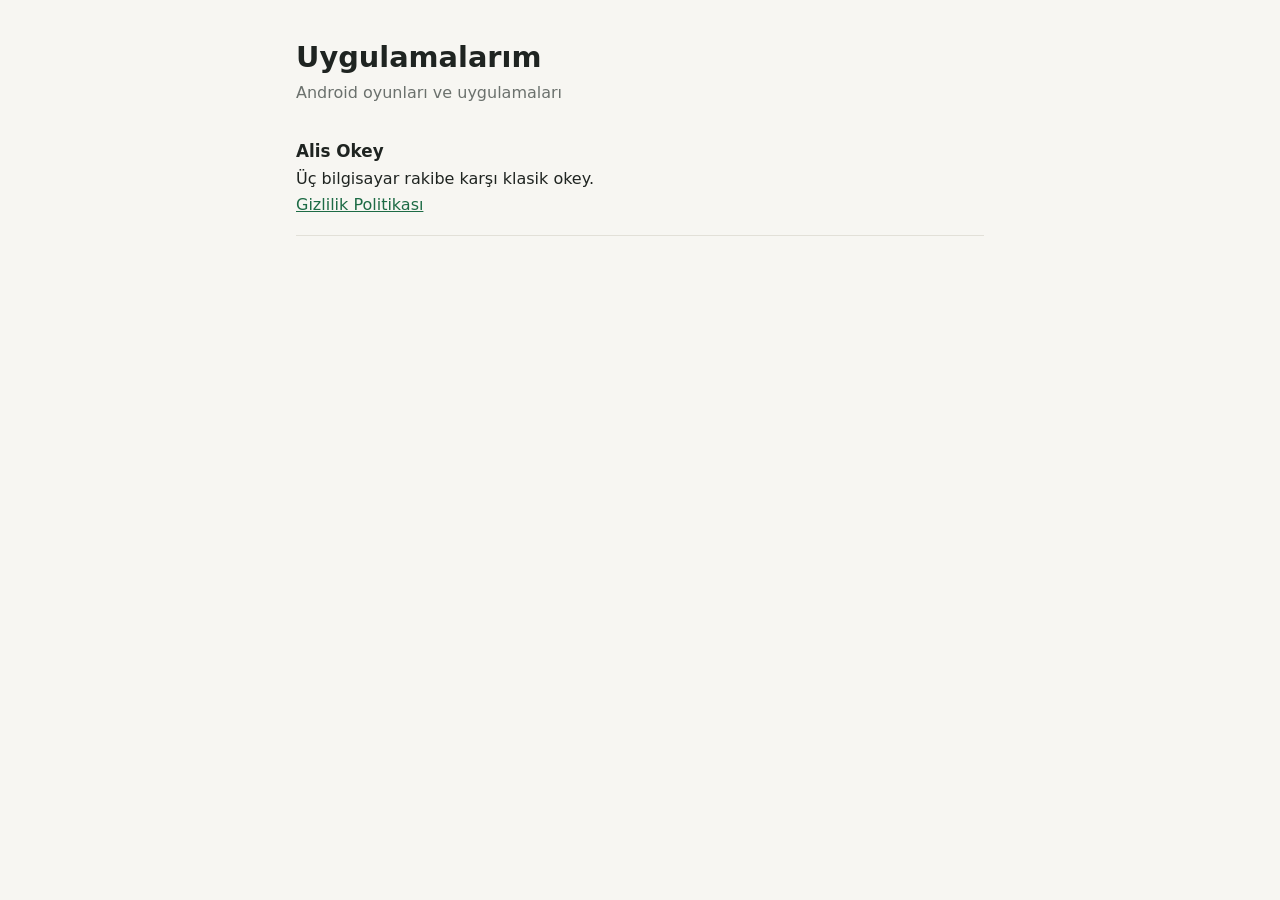
<file: index.html>
<!doctype html>
<html lang="tr">
<head>
<meta charset="utf-8">
<meta name="viewport" content="width=device-width, initial-scale=1">
<title>Alis Oyunları</title>
<link rel="stylesheet" href="style.css">
</head>
<body>
<main>
<h1>Uygulamalarım</h1>
<p class="muted">Android oyunları ve uygulamaları</p>
<ul class="apps">
<li>
  <strong>Alis Okey</strong><br>
  Üç bilgisayar rakibe karşı klasik okey.<br>
  <a href="alisokey/gizlilik.html">Gizlilik Politikası</a>
</li>
</ul>
</main>
</body>
</html>
</file>
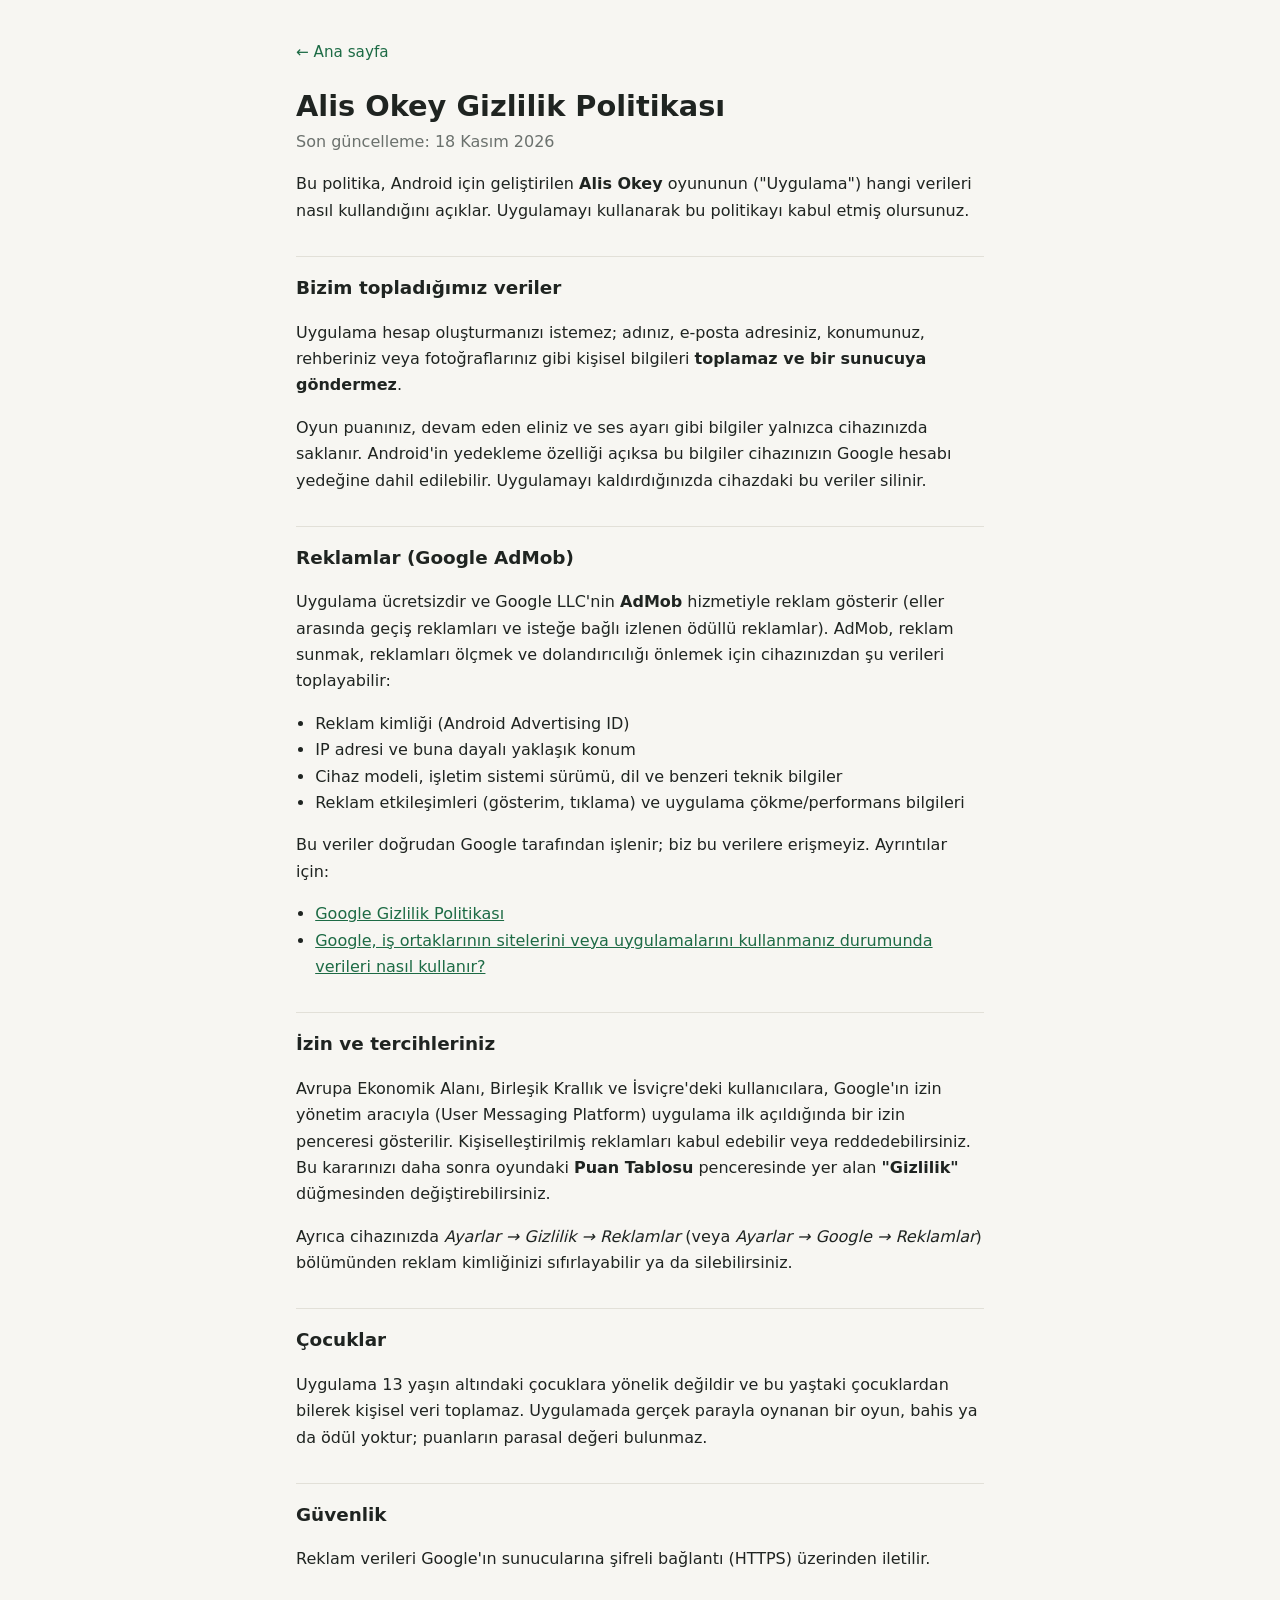
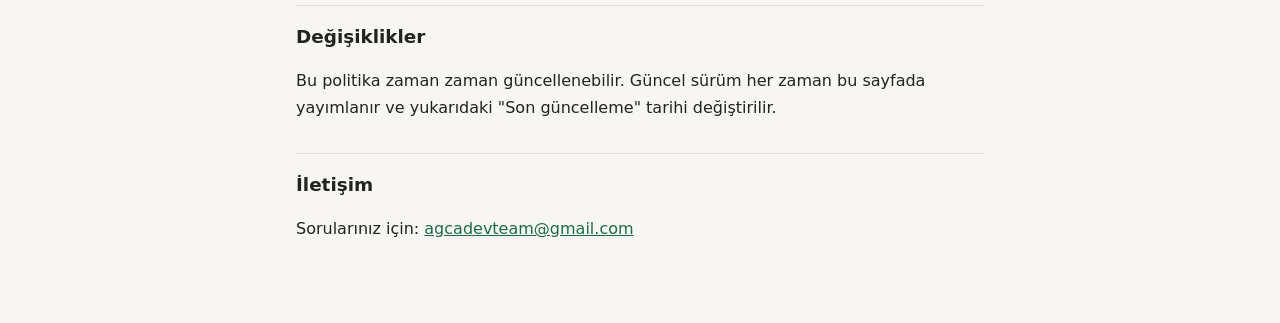
<file: alisokey/gizlilik.html>
<!doctype html>
<html lang="tr">
<head>
<meta charset="utf-8">
<meta name="viewport" content="width=device-width, initial-scale=1">
<title>Alis Okey Gizlilik Politikası</title>
<link rel="stylesheet" href="../style.css">
</head>
<body>
<main>
<p class="back"><a href="../">← Ana sayfa</a></p>
<h1>Alis Okey Gizlilik Politikası</h1>
<p class="muted">Son güncelleme: 18 Kasım 2026</p>

<p>Bu politika, Android için geliştirilen <strong>Alis Okey</strong> oyununun ("Uygulama") hangi verileri
nasıl kullandığını açıklar. Uygulamayı kullanarak bu politikayı kabul etmiş olursunuz.</p>

<h2>Bizim topladığımız veriler</h2>
<p>Uygulama hesap oluşturmanızı istemez; adınız, e-posta adresiniz, konumunuz, rehberiniz veya
fotoğraflarınız gibi kişisel bilgileri <strong>toplamaz ve bir sunucuya göndermez</strong>.</p>
<p>Oyun puanınız, devam eden eliniz ve ses ayarı gibi bilgiler yalnızca cihazınızda saklanır.
Android'in yedekleme özelliği açıksa bu bilgiler cihazınızın Google hesabı yedeğine dahil edilebilir.
Uygulamayı kaldırdığınızda cihazdaki bu veriler silinir.</p>

<h2>Reklamlar (Google AdMob)</h2>
<p>Uygulama ücretsizdir ve Google LLC'nin <strong>AdMob</strong> hizmetiyle reklam gösterir
(eller arasında geçiş reklamları ve isteğe bağlı izlenen ödüllü reklamlar).
AdMob, reklam sunmak, reklamları ölçmek ve dolandırıcılığı önlemek için cihazınızdan
şu verileri toplayabilir:</p>
<ul>
<li>Reklam kimliği (Android Advertising ID)</li>
<li>IP adresi ve buna dayalı yaklaşık konum</li>
<li>Cihaz modeli, işletim sistemi sürümü, dil ve benzeri teknik bilgiler</li>
<li>Reklam etkileşimleri (gösterim, tıklama) ve uygulama çökme/performans bilgileri</li>
</ul>
<p>Bu veriler doğrudan Google tarafından işlenir; biz bu verilere erişmeyiz. Ayrıntılar için:</p>
<ul>
<li><a href="https://policies.google.com/privacy?hl=tr">Google Gizlilik Politikası</a></li>
<li><a href="https://policies.google.com/technologies/partner-sites?hl=tr">Google, iş ortaklarının sitelerini veya uygulamalarını kullanmanız durumunda verileri nasıl kullanır?</a></li>
</ul>

<h2>İzin ve tercihleriniz</h2>
<p>Avrupa Ekonomik Alanı, Birleşik Krallık ve İsviçre'deki kullanıcılara, Google'ın izin
yönetim aracıyla (User Messaging Platform) uygulama ilk açıldığında bir izin penceresi gösterilir.
Kişiselleştirilmiş reklamları kabul edebilir veya reddedebilirsiniz. Bu kararınızı daha sonra
oyundaki <strong>Puan Tablosu</strong> penceresinde yer alan <strong>"Gizlilik"</strong> düğmesinden değiştirebilirsiniz.</p>
<p>Ayrıca cihazınızda <em>Ayarlar → Gizlilik → Reklamlar</em> (veya <em>Ayarlar → Google → Reklamlar</em>)
bölümünden reklam kimliğinizi sıfırlayabilir ya da silebilirsiniz.</p>

<h2>Çocuklar</h2>
<p>Uygulama 13 yaşın altındaki çocuklara yönelik değildir ve bu yaştaki çocuklardan bilerek
kişisel veri toplamaz. Uygulamada gerçek parayla oynanan bir oyun, bahis ya da ödül yoktur;
puanların parasal değeri bulunmaz.</p>

<h2>Güvenlik</h2>
<p>Reklam verileri Google'ın sunucularına şifreli bağlantı (HTTPS) üzerinden iletilir.</p>

<h2>Değişiklikler</h2>
<p>Bu politika zaman zaman güncellenebilir. Güncel sürüm her zaman bu sayfada yayımlanır ve
yukarıdaki "Son güncelleme" tarihi değiştirilir.</p>

<h2>İletişim</h2>
<p>Sorularınız için: <a href="mailto:agcadevteam@gmail.com">agcadevteam@gmail.com</a></p>
</main>
</body>
</html>
</file>
<file: style.css>
:root {
  --bg: #f7f6f2;
  --text: #1f2421;
  --muted: #6b716d;
  --accent: #1d6b45;
  --line: #e2e0d8;
}
@media (prefers-color-scheme: dark) {
  :root {
    --bg: #161917;
    --text: #e6e8e4;
    --muted: #9aa19c;
    --accent: #6fcf9a;
    --line: #2c312e;
  }
}
* { box-sizing: border-box; }
body {
  margin: 0;
  background: var(--bg);
  color: var(--text);
  font: 16px/1.65 system-ui, -apple-system, "Segoe UI", Roboto, sans-serif;
}
main { max-width: 720px; margin: 0 auto; padding: 40px 16px 64px; }
h1 { font-size: 1.8rem; line-height: 1.25; margin: 0 0 4px; }
h2 { font-size: 1.15rem; margin: 32px 0 8px; padding-top: 16px; border-top: 1px solid var(--line); }
a { color: var(--accent); }
.muted { color: var(--muted); margin-top: 0; }
.back { margin: 0 0 24px; font-size: .95rem; }
.back a { text-decoration: none; }
ul { padding-left: 1.2em; }
.apps { list-style: none; padding: 0; }
.apps li { padding: 16px 0; border-bottom: 1px solid var(--line); }
.apps strong { font-size: 1.05rem; }
</file>
